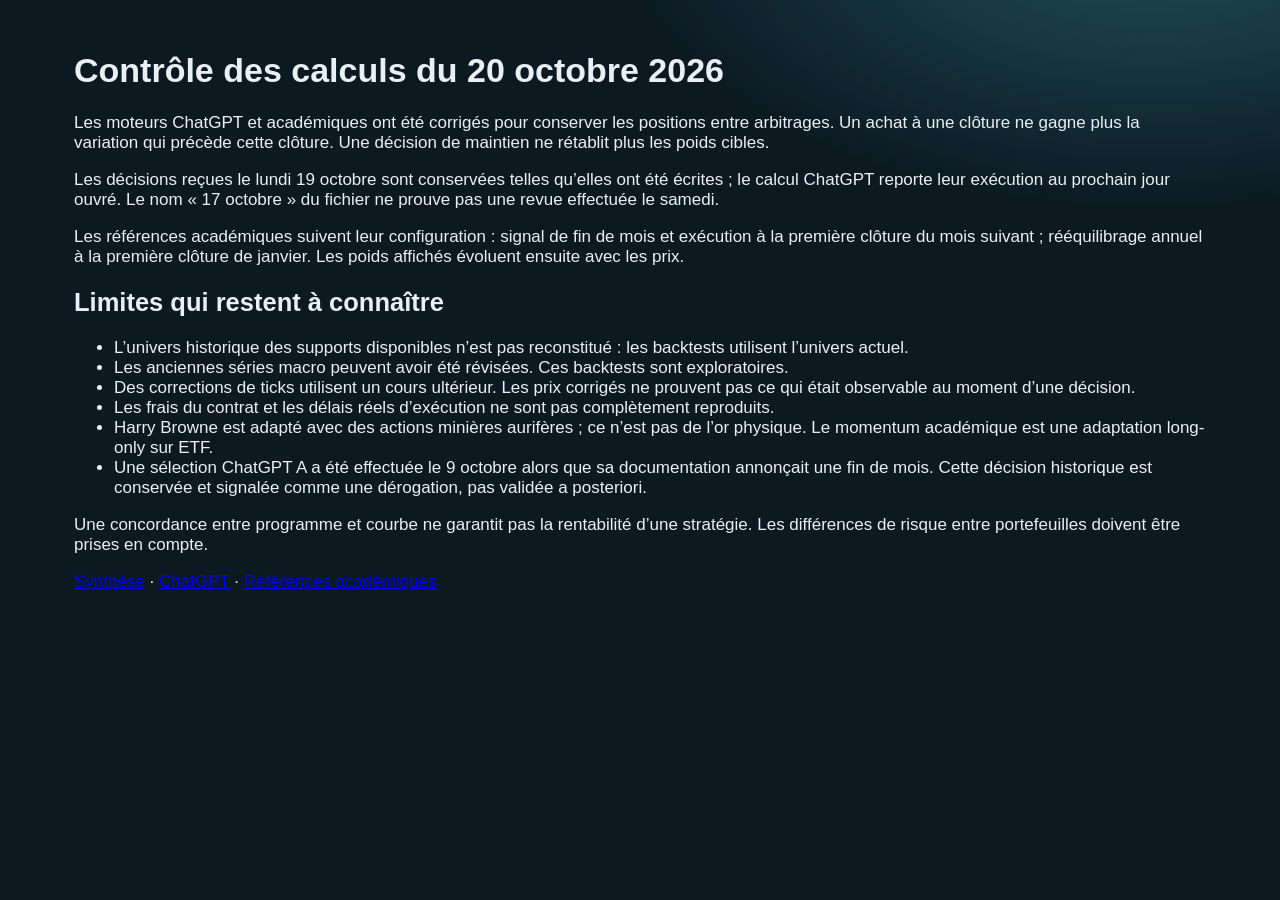
<file: docs/audit-calculs.html>
<!doctype html><html lang="fr"><meta charset="utf-8"><meta name="viewport" content="width=device-width,initial-scale=1">
<title>Contrôle des calculs — 20 octobre 2026</title><link rel="stylesheet" href="assets/style.css">
<main><h1>Contrôle des calculs du 20 octobre 2026</h1>
<p>Les moteurs ChatGPT et académiques ont été corrigés pour conserver les positions entre arbitrages. Un achat à une clôture ne gagne plus la variation qui précède cette clôture. Une décision de maintien ne rétablit plus les poids cibles.</p>
<p>Les décisions reçues le lundi 19 octobre sont conservées telles qu’elles ont été écrites ; le calcul ChatGPT reporte leur exécution au prochain jour ouvré. Le nom « 17 octobre » du fichier ne prouve pas une revue effectuée le samedi.</p>
<p>Les références académiques suivent leur configuration : signal de fin de mois et exécution à la première clôture du mois suivant ; rééquilibrage annuel à la première clôture de janvier. Les poids affichés évoluent ensuite avec les prix.</p>
<h2>Limites qui restent à connaître</h2>
<ul><li>L’univers historique des supports disponibles n’est pas reconstitué : les backtests utilisent l’univers actuel.</li>
<li>Les anciennes séries macro peuvent avoir été révisées. Ces backtests sont exploratoires.</li>
<li>Des corrections de ticks utilisent un cours ultérieur. Les prix corrigés ne prouvent pas ce qui était observable au moment d’une décision.</li>
<li>Les frais du contrat et les délais réels d’exécution ne sont pas complètement reproduits.</li>
<li>Harry Browne est adapté avec des actions minières aurifères ; ce n’est pas de l’or physique. Le momentum académique est une adaptation long-only sur ETF.</li>
<li>Une sélection ChatGPT A a été effectuée le 9 octobre alors que sa documentation annonçait une fin de mois. Cette décision historique est conservée et signalée comme une dérogation, pas validée a posteriori.</li></ul>
<p>Une concordance entre programme et courbe ne garantit pas la rentabilité d’une stratégie. Les différences de risque entre portefeuilles doivent être prises en compte.</p>
<p><a href="index.html">Synthèse</a> · <a href="chatgpt.html">ChatGPT</a> · <a href="academic.html">Références académiques</a></p></main></html>
</file>
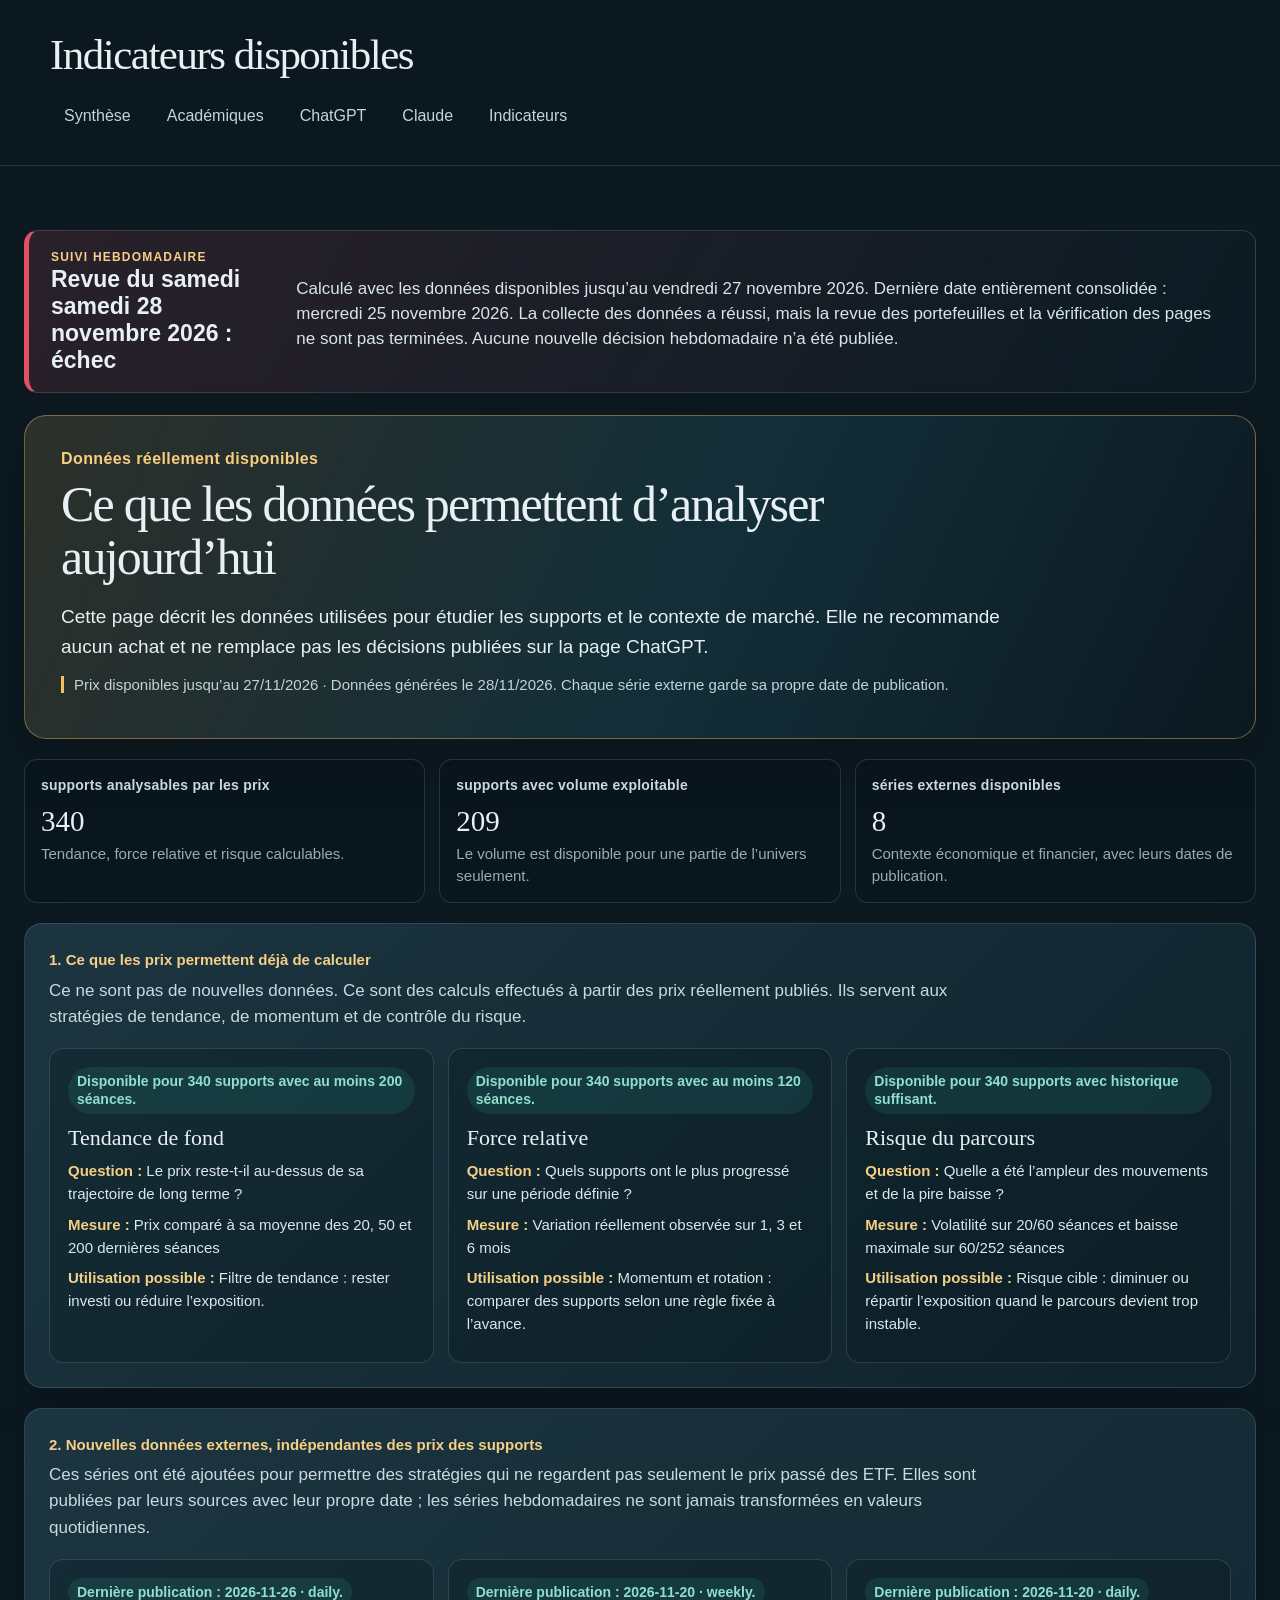
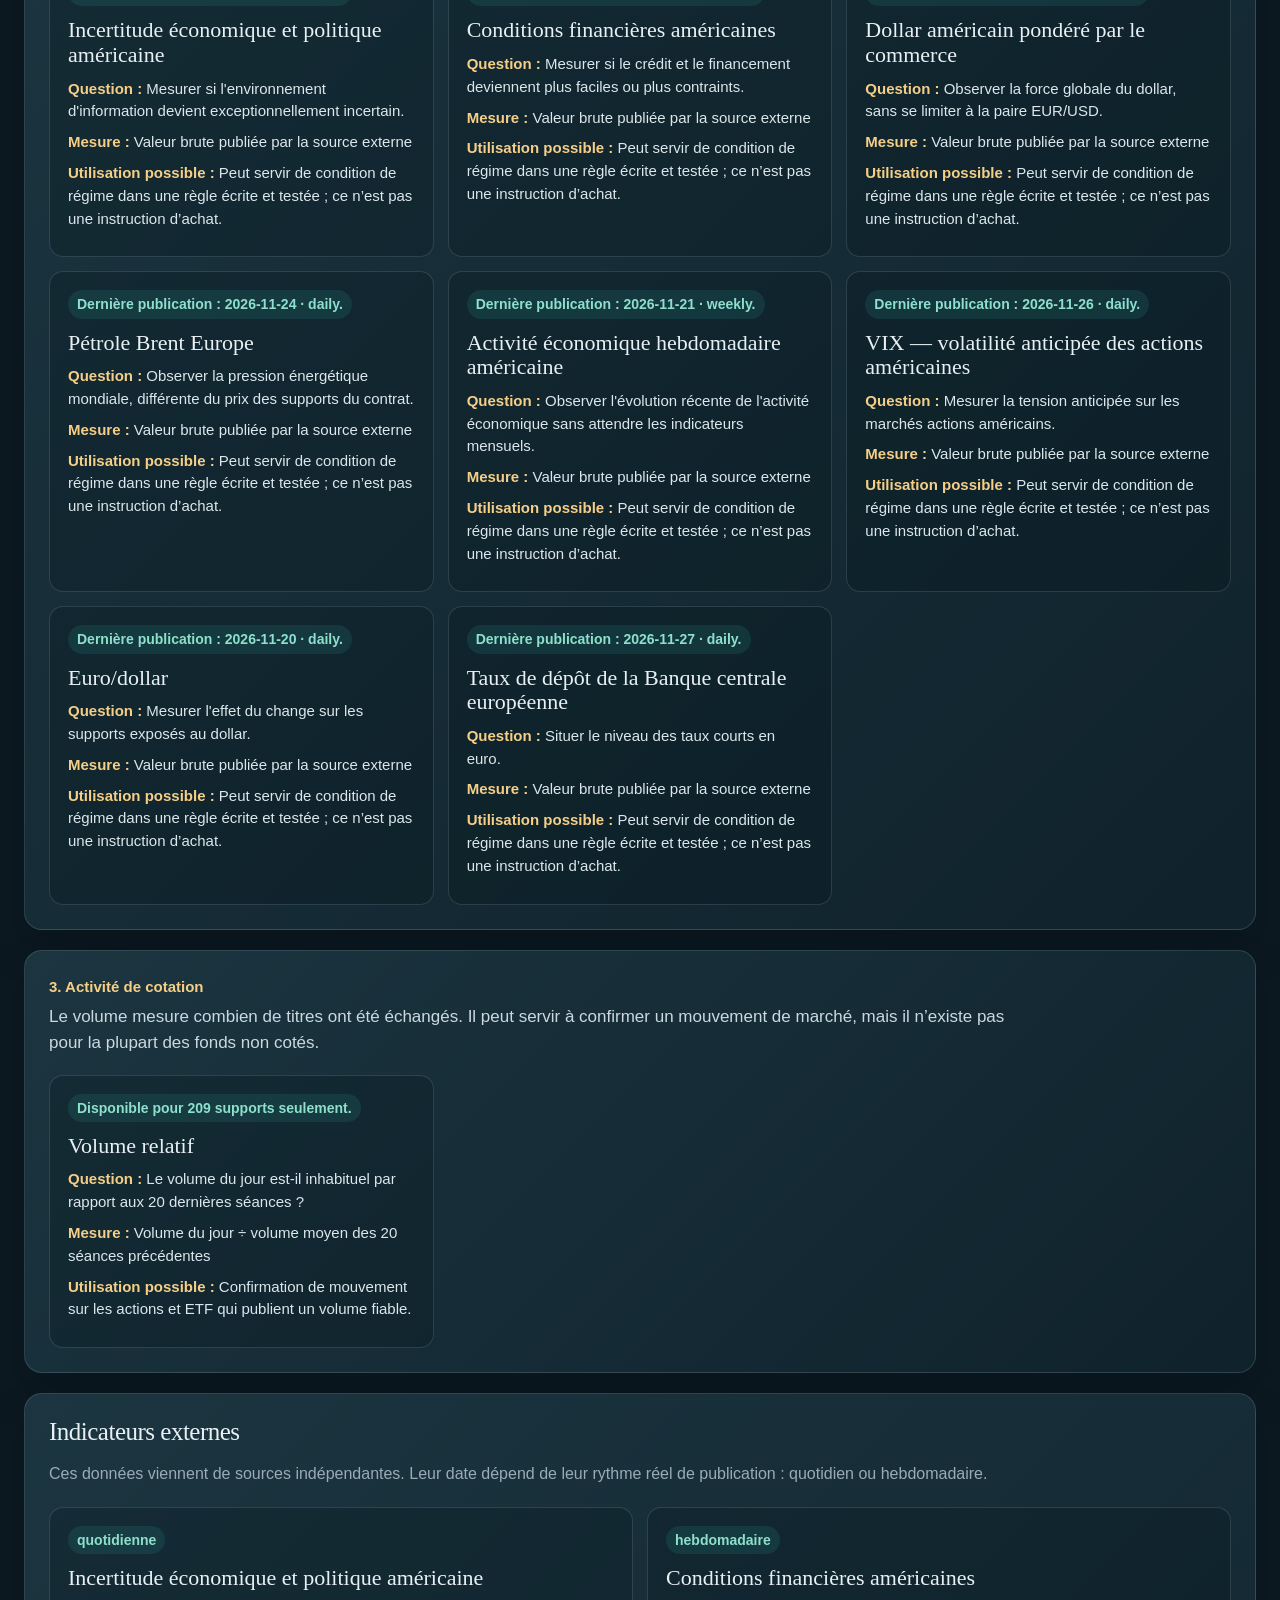
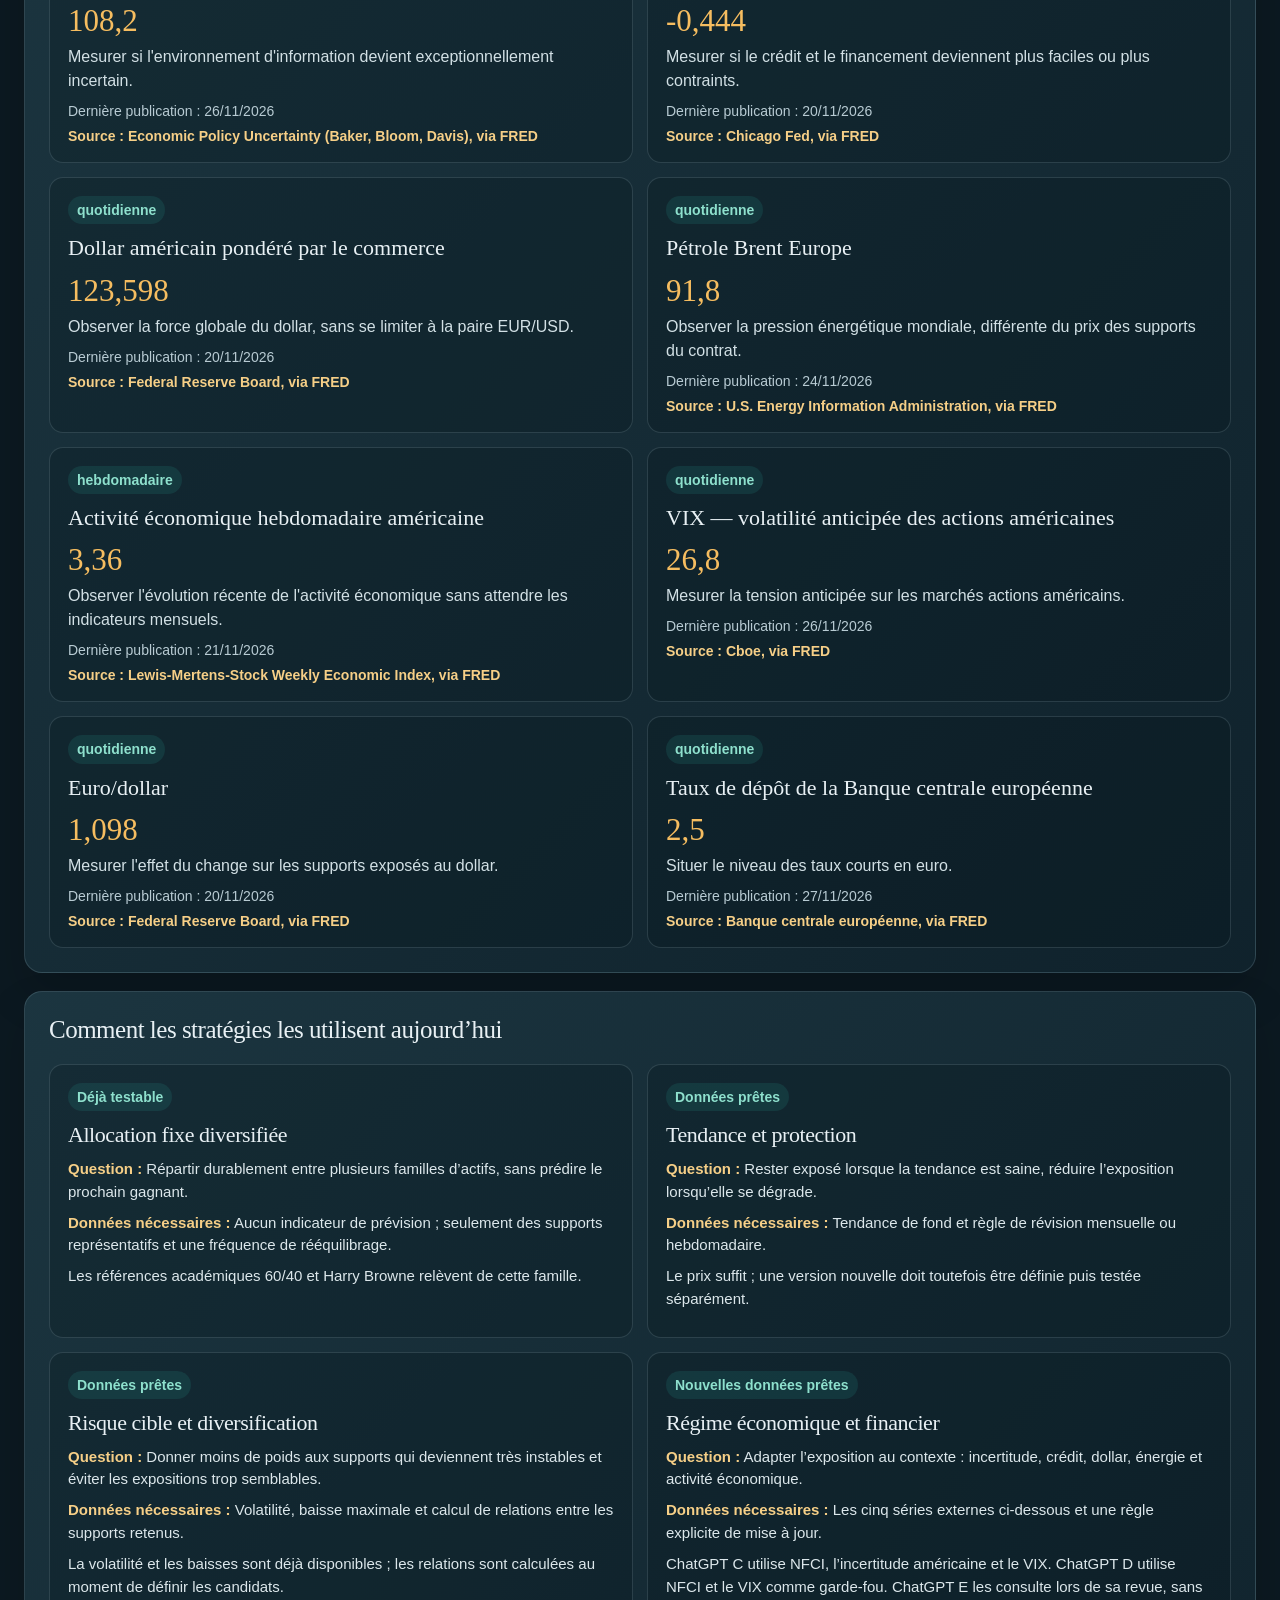
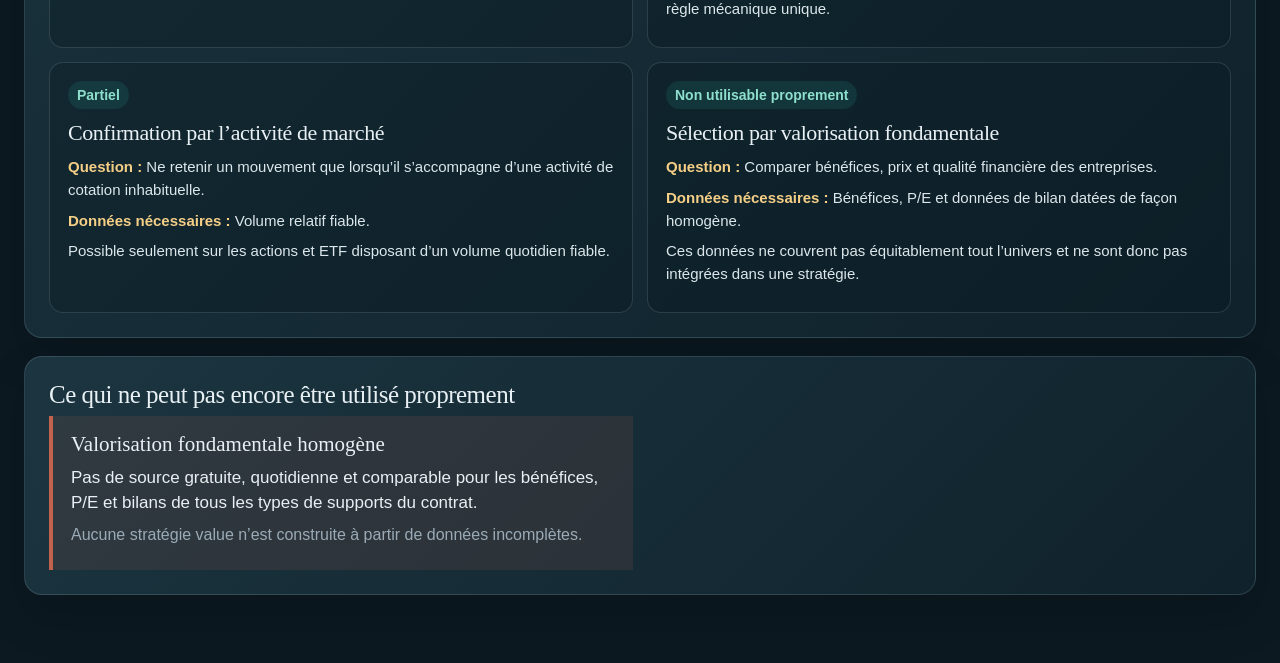
<file: docs/screener.html>
<!doctype html>
<html lang="fr"><head><meta charset="utf-8"><meta name="viewport" content="width=device-width,initial-scale=1">
<title>Indicateurs disponibles</title><link rel="stylesheet" href="assets/style.css?v=20260926-indicators-current"></head>
<body><header><h1>Indicateurs disponibles</h1><nav><a href="index.html">Synthèse</a><a href="academic.html">Académiques</a><a href="chatgpt.html">ChatGPT</a><a href="claude.html">Claude</a><a href="screener.html" aria-current="page">Indicateurs</a></nav></header>
<main class="indicator-main"><section id="review-banner" class="review-banner" aria-live="polite"></section>
  <section class="indicator-hero">
    <p class="kicker">Données réellement disponibles</p>
    <h2>Ce que les données permettent d’analyser aujourd’hui</h2>
    <p class="lead">Cette page décrit les données utilisées pour étudier les supports et le contexte de marché. Elle ne recommande aucun achat et ne remplace pas les décisions publiées sur la page ChatGPT.</p>
    <p id="indicator-status" class="status-note">Chargement des données…</p>
  </section>
  <section class="indicator-counts" id="indicator-counts"></section>
  <section id="indicator-groups"></section>
  <section class="card"><h2>Indicateurs externes</h2><p class="muted">Ces données viennent de sources indépendantes. Leur date dépend de leur rythme réel de publication : quotidien ou hebdomadaire.</p><div id="external-observations" class="external-grid"></div></section>
  <section class="card"><h2>Comment les stratégies les utilisent aujourd’hui</h2><div id="strategy-paths" class="path-grid"></div></section>
  <section class="card"><h2>Ce qui ne peut pas encore être utilisé proprement</h2><div id="unavailable" class="unavailable-list"></div></section>
</main>
<script>
const esc=value=>String(value??"").replace(/[&<>"']/g,c=>({"&":"&amp;","<":"&lt;",">":"&gt;",'"':"&quot;","'":"&#39;"}[c]));
const dateFR=value=>{const [y,m,d]=String(value||"").slice(0,10).split("-");return y&&m&&d?d+"/"+m+"/"+y:"—"};
const labelForFrequency=value=>({daily:"quotidienne",weekly:"hebdomadaire"}[value]||value||"—");
const valueFR=value=>Number.isFinite(Number(value))?new Intl.NumberFormat("fr-FR",{maximumFractionDigits:3}).format(Number(value)):"—";
function renderCounts(summary){
  const box=document.querySelector("#indicator-counts");
  const cards=[
    [summary.price_ready,"supports analysables par les prix","Tendance, force relative et risque calculables."],
    [summary.volume_ready,"supports avec volume exploitable","Le volume est disponible pour une partie de l’univers seulement."],
    [summary.external_ready,"séries externes disponibles","Contexte économique et financier, avec leurs dates de publication."]
  ];
  box.innerHTML=cards.map(([value,label,detail])=>'<article class="metric"><span class="eyebrow">'+esc(label)+'</span><b>'+esc(value)+'</b><small>'+esc(detail)+'</small></article>').join("");
}
function renderGroups(groups){
  const root=document.querySelector("#indicator-groups");
  root.innerHTML=(groups||[]).map(group=>'<section class="card indicator-section"><div class="indicator-group-heading"><p class="kicker">'+esc(group.title)+'</p><p class="muted">'+esc(group.intro)+'</p></div><div class="indicator-grid">'+(group.cards||[]).map(card=>'<article class="indicator-card"><span class="availability '+esc(card.availability||"")+'">'+esc(card.availability_label||"Disponibilité inconnue")+'</span><h3>'+esc(card.name)+'</h3><p><strong>Question :</strong> '+esc(card.question)+'</p><p><strong>Mesure :</strong> '+esc(card.indicator)+'</p><p><strong>Utilisation possible :</strong> '+esc(card.strategy_use)+'</p></article>').join("")+'</div></section>').join("");
}
function renderExternal(rows){
  document.querySelector("#external-observations").innerHTML=(rows||[]).map(row=>'<article class="external-card"><span class="availability available">'+esc(labelForFrequency(row.frequency))+'</span><h3>'+esc(row.label)+'</h3><b>'+esc(valueFR(row.value))+'</b><p>'+esc(row.purpose)+'</p><small>Dernière publication : '+esc(dateFR(row.last_observation_date))+'</small>'+(row.source_url?'<a href="'+esc(row.source_url)+'" target="_blank" rel="noopener">Source : '+esc(row.source)+'</a>':'')+'</article>').join("")||'<p class="muted">Aucune série externe publiée.</p>';
}
function renderPaths(rows){
  document.querySelector("#strategy-paths").innerHTML=(rows||[]).map(row=>'<article class="path-card '+esc(row.status||"")+'"><span class="availability '+esc(row.status||"")+'">'+esc(row.status_label||row.status)+'</span><h3>'+esc(row.name)+'</h3><p><strong>Question :</strong> '+esc(row.question)+'</p><p><strong>Données nécessaires :</strong> '+esc(row.needs)+'</p><p class="muted">'+esc(row.current)+'</p></article>').join("");
}
function renderUnavailable(rows){
  document.querySelector("#unavailable").innerHTML=(rows||[]).map(row=>'<article><h3>'+esc(row.name)+'</h3><p>'+esc(row.reason)+'</p><p class="muted">'+esc(row.consequence)+'</p></article>').join("")||'<p class="muted">Aucune limite recensée.</p>';
}

async function renderReviewBanner(){try{const r=await fetch("data/review-status.json",{cache:"no-store"});if(!r.ok)return;const review=await r.json();const box=document.querySelector("#review-banner");const long=value=>new Date(String(value).slice(0,10)+"T12:00:00Z").toLocaleDateString("fr-FR",{weekday:"long",day:"numeric",month:"long",year:"numeric"});const labels={in_progress:"en cours",completed:"terminée",failed:"échec"};box.className="review-banner is-"+(review.status||"in_progress");box.innerHTML='<div><p class="eyebrow">Suivi hebdomadaire</p><h2>Revue du samedi '+esc(long(review.review_date))+' : '+esc(labels[review.status]||review.status||"en cours")+'</h2></div><p>Calculé avec les données disponibles jusqu’au '+esc(long(review.data_as_of_date))+'.'+(review.last_consolidated_date?' Dernière date entièrement consolidée : '+esc(long(review.last_consolidated_date))+'.':'')+(review.message?' '+esc(review.message):'')+'</p>';}catch(_) {}}
renderReviewBanner();
fetch("data/indicators.json").then(r=>{if(!r.ok)throw new Error("Données indisponibles");return r.json()}).then(data=>{
  const summary=data.summary||{};
  document.querySelector("#indicator-status").textContent="Prix disponibles jusqu’au "+dateFR(data.price_as_of_date)+" · Données générées le "+dateFR(data.generated_at)+". Chaque série externe garde sa propre date de publication.";
  renderCounts(summary);renderGroups(data.groups);renderExternal(data.external_observations);renderPaths(data.strategy_paths);renderUnavailable(data.unavailable);
}).catch(()=>{document.querySelector("#indicator-status").textContent="Les données des indicateurs ne sont pas disponibles pour le moment."});
</script></body></html>
</file>
<file: docs/assets/style.css>
:root{--ink:#e8f0f4;--muted:#9aabb7;--night:#10212c;--line:rgba(175,205,218,.17);--accent:#f6bd60;font-family:"Avenir Next",Avenir,"Trebuchet MS",sans-serif;font-size:17px;color:var(--ink);background:#0c1921}*{box-sizing:border-box}body{margin:0;background:radial-gradient(900px 500px at 90% -10%,#1f5260 0%,transparent 60%),#0c1921;min-height:100vh}header{padding:30px max(24px,calc((100vw - 1180px)/2));border-bottom:1px solid var(--line);background:rgba(12,25,33,.78);backdrop-filter:blur(12px)}header h1{margin:0;font-family:Georgia,"Iowan Old Style",serif;font-weight:500;letter-spacing:-.035em;font-size:clamp(28px,4vw,43px)}nav{display:flex;gap:8px;flex-wrap:wrap;margin-top:18px}nav a{padding:9px 13px;border:1px solid transparent;border-radius:999px;color:#c5d4dc;text-decoration:none;font-size:16px}nav a:hover,nav a:focus{border-color:#86a9b7;background:rgba(255,255,255,.06);color:#fff}main{max-width:1180px;margin:auto;padding:28px 24px 50px}.card{background:linear-gradient(135deg,rgba(28,54,65,.98),rgba(16,35,45,.98));border:1px solid var(--line);border-radius:18px;padding:24px;margin-bottom:18px;box-shadow:0 22px 45px rgba(0,0,0,.16)}.card h2{font-family:Georgia,"Iowan Old Style",serif;font-weight:500;letter-spacing:-.02em;margin:0 0 7px;font-size:25px}.muted{color:var(--muted);line-height:1.55}.grid{display:grid;grid-template-columns:repeat(4,minmax(0,1fr));gap:12px}.metric{padding:16px;border-radius:13px;background:rgba(4,16,22,.26);border:1px solid var(--line);min-height:116px}.eyebrow{display:block;color:#cbd9df;font-size:14px;font-weight:600;text-transform:none;letter-spacing:.015em;line-height:1.4}.metric b{display:block;font-family:Georgia,"Iowan Old Style",serif;font-size:29px;font-weight:500;margin:9px 0 5px}.metric small{color:var(--muted);font-size:15px;line-height:1.45}.swatch{display:inline-block;width:10px;height:10px;border-radius:50%;margin-right:7px;vertical-align:middle;box-shadow:0 0 0 3px rgba(255,255,255,.07)}canvas{height:390px!important;width:100%!important}.group-grid{display:grid;grid-template-columns:repeat(4,minmax(0,1fr));gap:12px}.group-card{padding:18px;border-radius:14px;background:rgba(4,16,22,.22);border:1px solid var(--line);display:flex;flex-direction:column;min-height:218px}.group-card strong{font-family:Georgia,"Iowan Old Style",serif;font-size:27px;font-weight:500;margin:10px 0 2px}.group-card p{color:var(--muted);font-size:14px;line-height:1.45;margin:8px 0}.group-card a{margin-top:auto;color:var(--accent);text-decoration:none;font-weight:700;font-size:14px}.strategy-tags{display:flex;flex-wrap:wrap;gap:5px;margin:4px 0 12px}.strategy-tags span{font-size:11px;color:#bed0d9;border:1px solid var(--line);padding:4px 6px;border-radius:999px}table{width:100%;border-collapse:collapse;font-size:16px}th,td{text-align:right;padding:11px 8px;border-bottom:1px solid var(--line)}th{color:#c7d7de;font-size:14px;text-transform:none;letter-spacing:.01em;line-height:1.35;font-weight:600}th:first-child,td:first-child{text-align:left}.strategy{padding:18px 0;border-top:1px solid var(--line)}.strategy:first-child{border-top:0}.strategy h3{margin:0;font-family:Georgia,"Iowan Old Style",serif;font-size:21px;font-weight:500}.strategy p{line-height:1.55;color:#d5e0e5}.strategy-title{display:flex;align-items:flex-start;gap:4px}.strategy-title small{color:var(--muted);font-size:15px;line-height:1.45}.status-note{border-left:3px solid var(--accent);padding-left:10px;color:#c3d3da!important;font-size:13px}.warning{background:rgba(246,189,96,.12);border-left:4px solid var(--accent);padding:11px 13px}@media(max-width:900px){.grid,.group-grid{grid-template-columns:repeat(2,minmax(0,1fr))}}@media(max-width:650px){main{padding:16px 12px 35px}header{padding:22px 16px}.card{padding:17px;border-radius:14px}.grid,.group-grid{grid-template-columns:1fr}canvas{height:300px!important}table{font-size:14px}th,td{padding:8px 5px}.card:has(table){overflow-x:auto}}.chart-legend{display:flex;flex-wrap:wrap;gap:10px 16px;margin:15px 0 2px}.chart-legend span{display:inline-flex;align-items:center;color:#dce7eb;font-size:15px;font-weight:400;letter-spacing:.01em;line-height:1.35}.chart-legend .swatch{width:12px;height:12px;margin-right:8px}.holdings{margin-top:15px;padding:14px 16px;border:1px solid var(--line);background:rgba(4,16,22,.22);border-radius:12px}.holdings h4{margin:0 0 8px;font-size:13px;text-transform:uppercase;letter-spacing:.05em;color:#b8cbd3}.holdings ul{list-style:none;margin:0;padding:0;columns:2;column-gap:26px}.holdings li{display:flex;justify-content:space-between;gap:12px;break-inside:avoid;padding:5px 0;border-bottom:1px solid rgba(175,205,218,.09);font-size:13px;color:#d7e4e9}.holdings li b{white-space:nowrap;color:var(--accent);font-weight:600}@media(max-width:650px){.chart-legend{gap:8px 12px}.chart-legend span{font-size:14px}.holdings ul{columns:1}}
.contract-grid{display:grid;grid-template-columns:repeat(3,minmax(0,1fr));gap:12px}.contract-card{padding:18px;border:1px solid var(--line);border-radius:14px;background:rgba(4,16,22,.22)}.contract-card h3{font-family:Georgia,"Iowan Old Style",serif;font-size:19px;font-weight:500;margin:0 0 9px}.contract-card p{color:var(--muted);line-height:1.5;font-size:14px;margin:7px 0}.contract-card strong{color:#d9e7ec}.screener-controls{display:flex;gap:14px;align-items:end;flex-wrap:wrap;margin:18px 0}.screener-controls label{display:grid;gap:6px;color:#bed0d9;font-size:13px}.screener-controls input,.screener-controls select{min-width:230px;padding:10px 12px;border-radius:9px;border:1px solid var(--line);background:#0e202a;color:var(--ink);font:inherit}.table-wrap{overflow-x:auto}.screener-table{min-width:1150px}.screener-table td{vertical-align:top}.screener-table td small{display:block;color:var(--muted);font-size:11px;line-height:1.35;margin-top:4px}.status-pill{display:inline-block;border:1px solid rgba(246,189,96,.45);border-radius:999px;padding:3px 7px;color:#f7cf85;font-size:11px;white-space:nowrap}@media(max-width:900px){.contract-grid{grid-template-columns:1fr}}


.visual-grid{display:grid;grid-template-columns:repeat(2,minmax(0,1fr));gap:18px}.visual-card{padding:18px;border:1px solid var(--line);border-radius:14px;background:rgba(4,16,22,.22)}.visual-card.wide{grid-column:1/-1}.visual-card h3{font-family:Georgia,"Iowan Old Style",serif;font-weight:500;font-size:20px;margin:0 0 7px}.visual-card p{margin:0 0 12px;color:var(--muted);font-size:13px;line-height:1.45}.visual-card canvas{height:330px!important}@media(max-width:760px){.visual-grid{grid-template-columns:1fr}.visual-card.wide{grid-column:auto}.visual-card canvas{height:290px!important}}

.screener-main{max-width:1540px}.screener-main .lead{max-width:980px;font-size:18px;line-height:1.6;color:#dce7eb}.screener-counts{display:grid;grid-template-columns:repeat(3,minmax(0,1fr));gap:14px;margin-top:22px}.screener-counts .metric{min-height:145px}.screener-counts .metric small{font-size:14px;line-height:1.45}.visual-card h3{font-size:23px}.visual-card p{font-size:15px;line-height:1.55}.reading-guide{margin:18px 0;padding:18px 20px;border-left:4px solid var(--accent);background:rgba(246,189,96,.09)}.reading-guide p{font-size:16px;line-height:1.6;color:#dce7eb;margin:0 0 12px}.reading-guide p:last-child{margin-bottom:0}.screener-controls label{font-size:15px}.screener-controls input,.screener-controls select{font-size:16px;min-width:290px}.screener-table{min-width:1510px;font-size:17px}.screener-table th{font-size:13px;line-height:1.35;white-space:normal}.screener-table th,.screener-table td{padding:14px 12px}.screener-table td{line-height:1.4}.screener-table .table-sub{display:block;color:#b7cad3;font-size:15px;line-height:1.4;margin-top:6px}.status-pill{font-size:13px;padding:5px 9px;white-space:normal}.visual-card canvas{height:360px!important}@media(max-width:900px){.screener-counts{grid-template-columns:1fr}.screener-main .lead{font-size:17px}.reading-guide p{font-size:15px}}
.screener-table td strong{font-family:"Avenir Next",Avenir,"Trebuchet MS",sans-serif;font-weight:500;letter-spacing:0;text-transform:none}.map-selection{min-height:56px;margin:14px 0 0;padding:12px 14px;border-radius:9px;background:rgba(76,201,240,.10);border-left:3px solid #4cc9f0;color:#e2f0f5;font-size:16px;line-height:1.5}.visual-card canvas{cursor:default}
#status{font-size:17px;line-height:1.55;color:#dce7eb;padding:3px 0 16px}#status strong{color:#fff;font-weight:650}.muted{font-size:16px}.status-note{font-size:15px}

/* Indicator catalogue: a reading surface, not a price-ranking dashboard. */
.indicator-main{max-width:1320px;padding-top:42px}
.indicator-hero{padding:34px 36px 30px;margin-bottom:20px;border:1px solid rgba(246,189,96,.42);border-radius:22px;background:linear-gradient(115deg,rgba(246,189,96,.14),rgba(31,82,96,.38) 55%,rgba(12,25,33,.94));box-shadow:0 24px 52px rgba(0,0,0,.18)}
.indicator-hero .kicker{margin:0 0 10px;color:#f8cd7f;font-size:16px;font-weight:650;letter-spacing:.025em}
.indicator-hero h2{max-width:950px;margin:0;font-family:Georgia,"Iowan Old Style",serif;font-size:clamp(32px,4vw,50px);font-weight:500;line-height:1.06;letter-spacing:-.035em}
.indicator-hero .lead{max-width:980px;margin:18px 0 0;font-size:19px;line-height:1.55;color:#e7f0f3}
.indicator-status{display:inline-block;margin-top:24px;padding:10px 14px;border-radius:10px;background:rgba(3,14,19,.30);color:#dce7eb;font-size:16px;line-height:1.45}
.indicator-status strong{color:#fff}
.decision-card{border-color:rgba(76,201,240,.36)}
.indicator-summary{display:grid;grid-template-columns:repeat(3,minmax(0,1fr));gap:14px;margin-top:18px}
.summary-fact{padding:20px;border-radius:14px;background:rgba(4,16,22,.26);border:1px solid var(--line)}
.summary-fact h3{margin:0 0 9px;color:#f6bd60;font-size:18px;font-weight:650}
.summary-fact p{margin:0;color:#d7e4e9;font-size:16px;line-height:1.5}
.decision-note{margin:20px 0 0;padding:14px 16px;border-left:4px solid #4cc9f0;background:rgba(76,201,240,.08);color:#dce7eb;font-size:16px;line-height:1.55}
.path-grid{display:grid;grid-template-columns:repeat(2,minmax(0,1fr));gap:14px;margin-top:20px}
.path-card{padding:22px;border:1px solid var(--line);border-radius:15px;background:rgba(4,16,22,.25)}
.path-card.is-ready{border-top:4px solid #2a9d8f}.path-card.is-partial{border-top:4px solid #f6bd60}.path-card.is-unavailable{border-top:4px solid #d36b6b;opacity:.86}
.availability{display:inline-block;padding:5px 9px;border-radius:999px;background:rgba(42,157,143,.16);color:#8ee0cd;font-size:14px;font-weight:650;line-height:1.3}
.is-partial .availability{background:rgba(246,189,96,.16);color:#f6cf87}.is-unavailable .availability{background:rgba(211,107,107,.16);color:#ffaaa6}
.path-card h3{margin:14px 0 8px;font-family:Georgia,"Iowan Old Style",serif;font-size:25px;font-weight:500;letter-spacing:-.02em}
.path-question{margin:0 0 16px;color:#eef4f6;font-size:17px;line-height:1.5}
.path-card dl{margin:0;display:grid;gap:12px}.path-card dl div{padding-top:11px;border-top:1px solid var(--line)}.path-card dt{margin:0 0 4px;color:#f6bd60;font-size:14px;font-weight:650}.path-card dd{margin:0;color:#cbd9df;font-size:16px;line-height:1.48}
.indicator-groups{display:grid;gap:28px;margin-top:22px}.indicator-group{padding-top:2px}.indicator-group-heading{max-width:920px}.indicator-group-heading h3{margin:0 0 7px;font-family:Georgia,"Iowan Old Style",serif;font-size:29px;font-weight:500;letter-spacing:-.025em}.indicator-group-heading p{margin:0;color:#cbd9df;font-size:17px;line-height:1.55}
.indicator-card-grid{display:grid;grid-template-columns:repeat(3,minmax(0,1fr));gap:14px;margin-top:16px}.indicator-card{padding:20px;border:1px solid var(--line);border-radius:14px;background:rgba(4,16,22,.22)}.indicator-card.is-ready{border-left:4px solid #2a9d8f}.indicator-card.is-partial{border-left:4px solid #f6bd60}
.indicator-card h4{margin:14px 0 10px;font-family:Georgia,"Iowan Old Style",serif;font-size:22px;font-weight:500}.indicator-card p{margin:9px 0;color:#cbd9df;font-size:16px;line-height:1.48}.indicator-card p strong{color:#f0f5f6}.derived-note,.external-note{margin-top:15px!important;padding-top:10px;border-top:1px solid var(--line);font-size:15px!important}.derived-note{color:#d4b980!important}.external-note{color:#86dcca!important}
.external-grid{display:grid;grid-template-columns:repeat(2,minmax(0,1fr));gap:14px;margin-top:20px}.external-card{padding:22px;border-radius:14px;border:1px solid var(--line);background:linear-gradient(135deg,rgba(42,157,143,.12),rgba(4,16,22,.24))}.external-source{margin:0;color:#8fe2cf;font-size:14px;line-height:1.35}.external-card h3{margin:10px 0 8px;font-family:Georgia,"Iowan Old Style",serif;font-size:25px;font-weight:500}.external-card>p:not(.external-source){margin:0;color:#d2e0e5;font-size:16px;line-height:1.5}.external-value{display:flex;align-items:baseline;gap:12px;flex-wrap:wrap;margin:18px 0 14px}.external-value b{font-family:Georgia,"Iowan Old Style",serif;font-size:34px;font-weight:500;color:#f6bd60}.external-value span{color:#bed0d9;font-size:15px}.external-card a{color:#96e3d0;text-decoration:none;font-size:16px;font-weight:650}.external-card a:hover{text-decoration:underline}
.unavailable-card{border-color:rgba(211,107,107,.45)}.unavailable-item{padding:18px;border-left:4px solid #d36b6b;background:rgba(211,107,107,.08)}.unavailable-item h3{margin:0 0 10px;font-family:Georgia,"Iowan Old Style",serif;font-size:23px;font-weight:500}.unavailable-item p{margin:8px 0;color:#dce7eb;font-size:16px;line-height:1.5}
@media(max-width:900px){.indicator-summary,.indicator-card-grid{grid-template-columns:1fr}.path-grid,.external-grid{grid-template-columns:1fr}}@media(max-width:650px){.indicator-main{padding:20px 12px 35px}.indicator-hero{padding:24px 20px;border-radius:16px}.indicator-hero h2{font-size:32px}.indicator-hero .lead{font-size:17px}.path-card,.indicator-card,.external-card{padding:17px}.indicator-group-heading h3{font-size:26px}}

.lab-main{max-width:1320px}.lab-hero{padding:34px;border-radius:20px;border:1px solid rgba(246,189,96,.45);background:linear-gradient(120deg,rgba(246,189,96,.14),rgba(31,82,96,.35));margin-bottom:20px}.lab-hero .kicker,.lab-tag{color:#f6cf87;font-size:16px;font-weight:650}.lab-hero h2{font-family:Georgia,"Iowan Old Style",serif;font-size:clamp(31px,4vw,48px);line-height:1.08;font-weight:500;margin:10px 0}.lab-hero p,.lab-intro,.lab-purpose,.lab-rule-text,.lab-conclusion{font-size:17px;line-height:1.6;color:#dce7eb}.lab-card{border-top:4px solid #4cc9f0}.lab-card h2{margin-top:10px}.lab-card h3{font-size:20px;margin:28px 0 10px}.lab-rule-text{padding:14px 16px;border-left:4px solid #f6bd60;background:rgba(246,189,96,.08)}.lab-card table{min-width:860px}.lab-card td{vertical-align:top;line-height:1.45}.lab-allocation{display:grid;grid-template-columns:repeat(3,minmax(0,1fr));gap:10px}.lab-allocation div,.macro-check{padding:16px;border-radius:12px;background:rgba(4,16,22,.27);border:1px solid var(--line)}.lab-allocation span,.macro-check span{display:block;color:#d8e4e9;line-height:1.4}.lab-allocation b,.macro-check b{display:block;font-size:26px;font-family:Georgia,"Iowan Old Style",serif;font-weight:500;color:#f6bd60;margin-top:7px}.macro-checks{display:grid;grid-template-columns:repeat(3,minmax(0,1fr));gap:12px}.macro-check small{display:block;color:#b8cbd3;font-size:14px;line-height:1.45;margin-top:8px}.macro-check.is-alert{border-color:rgba(231,111,81,.8);background:rgba(231,111,81,.11)}.macro-check.is-ok{border-color:rgba(42,157,143,.55)}.lab-empty{padding:17px;border-radius:12px;background:rgba(246,189,96,.1);font-size:17px;line-height:1.5}.lab-rule{border-color:rgba(42,157,143,.5)}#lab-status{font-size:17px;line-height:1.5;margin-top:17px}@media(max-width:800px){.lab-hero{padding:24px}.lab-allocation,.macro-checks{grid-template-columns:1fr}.lab-card table{min-width:720px}}

.backtest-card{margin-top:34px;border-color:rgba(246,189,96,.38);background:linear-gradient(135deg,rgba(46,42,28,.98),rgba(19,35,43,.98));}.backtest-kicker{margin:0 0 6px;color:#f6bd60;font-size:13px;font-weight:700;letter-spacing:.08em;text-transform:uppercase}.backtest-version{display:block;margin-top:4px;color:var(--muted);font-size:12px;font-weight:400}.backtest-note{margin:13px 0 0;font-size:14px}

.chatgpt-summary{grid-template-columns:repeat(6,minmax(0,1fr))}.chatgpt-summary .metric:nth-child(1){grid-column:2/span 2}.chatgpt-summary .metric:nth-child(2){grid-column:4/span 2}.chatgpt-summary .metric:nth-child(n+3){grid-column:span 2}@media(max-width:650px){.chatgpt-summary{grid-template-columns:1fr}.chatgpt-summary .metric:nth-child(n){grid-column:auto}}


/* Dashboard ChatGPT: chart enlarged and labels deliberately readable. */
.chatgpt-main{max-width:1540px}
.chatgpt-main .chart-card{padding:28px 30px 24px}
.chatgpt-main .chart-card canvas{height:500px!important;width:100%!important}
.chatgpt-main .chart-card h2{font-size:29px}
.chatgpt-main .chart-card .muted{font-size:16px}
@media(max-width:900px){.chatgpt-main .chart-card canvas{height:430px!important}}
@media(max-width:650px){.chatgpt-main .chart-card{padding:18px 14px}.chatgpt-main .chart-card canvas{height:350px!important}.chatgpt-main .chart-card h2{font-size:25px}}


/* Current indicator catalogue. */
.indicator-counts{display:grid;grid-template-columns:repeat(3,minmax(0,1fr));gap:14px;margin:20px 0}
.indicator-section{margin-bottom:20px}
.indicator-group-heading{max-width:960px;margin-bottom:18px}
.indicator-group-heading .kicker{margin:0 0 6px;color:#f6cf87;font-size:15px;font-weight:650}
.indicator-grid{display:grid;grid-template-columns:repeat(3,minmax(0,1fr));gap:14px}
.indicator-card,.external-card,.path-card{padding:18px;border:1px solid var(--line);border-radius:14px;background:rgba(4,16,22,.22)}
.indicator-card h3,.external-card h3,.path-card h3{font-family:Georgia,"Iowan Old Style",serif;font-size:22px;font-weight:500;line-height:1.12;margin:12px 0 10px}
.indicator-card p,.external-card p,.path-card p{font-size:15px;line-height:1.52;margin:8px 0;color:#dce7eb}
.indicator-card p strong,.path-card p strong{color:#f6cf87;font-weight:650}
.external-card b{display:block;font-family:Georgia,"Iowan Old Style",serif;font-size:31px;font-weight:500;color:#f6bd60;margin:12px 0 6px}
.external-card small{display:block;color:#b8cbd3;font-size:14px;margin-top:10px}
.external-card a{display:block;color:#f6cf87;font-size:14px;font-weight:650;margin-top:9px;text-decoration:none}
.unavailable-list{display:grid;grid-template-columns:repeat(2,minmax(0,1fr));gap:14px}
.unavailable-list article{padding:16px 18px;border-left:4px solid rgba(231,111,81,.8);background:rgba(231,111,81,.1)}
.unavailable-list h3{font-family:Georgia,"Iowan Old Style",serif;font-size:21px;font-weight:500;margin:0 0 8px}
.unavailable-list p{margin:7px 0;line-height:1.5}
@media(max-width:900px){.indicator-counts,.indicator-grid,.unavailable-list{grid-template-columns:1fr}}

/* Clear review state, shared by the public pages. */
.review-banner{display:flex;align-items:center;justify-content:space-between;gap:24px;margin:22px 0;padding:18px 22px;border:1px solid var(--line);border-left:5px solid #f6bd60;border-radius:14px;background:linear-gradient(120deg,rgba(246,189,96,.13),rgba(10,29,38,.55))}.review-banner h2{margin:0;font-size:23px}.review-banner p{margin:5px 0 0;color:#d7e5e9;line-height:1.45}.review-banner .eyebrow{margin:0;color:#f6cf87;font-size:12px;font-weight:700;letter-spacing:.1em;text-transform:uppercase}.review-banner.is-completed{border-left-color:#35c78a;background:linear-gradient(120deg,rgba(53,199,138,.13),rgba(10,29,38,.55))}.review-banner.is-failed{border-left-color:#e05263;background:linear-gradient(120deg,rgba(224,82,99,.14),rgba(10,29,38,.55))}.review-changes{margin:8px 0 0;padding-left:20px}.review-changes li{margin:5px 0}@media(max-width:700px){.review-banner{display:block}.review-banner h2{font-size:20px}}
</file>
